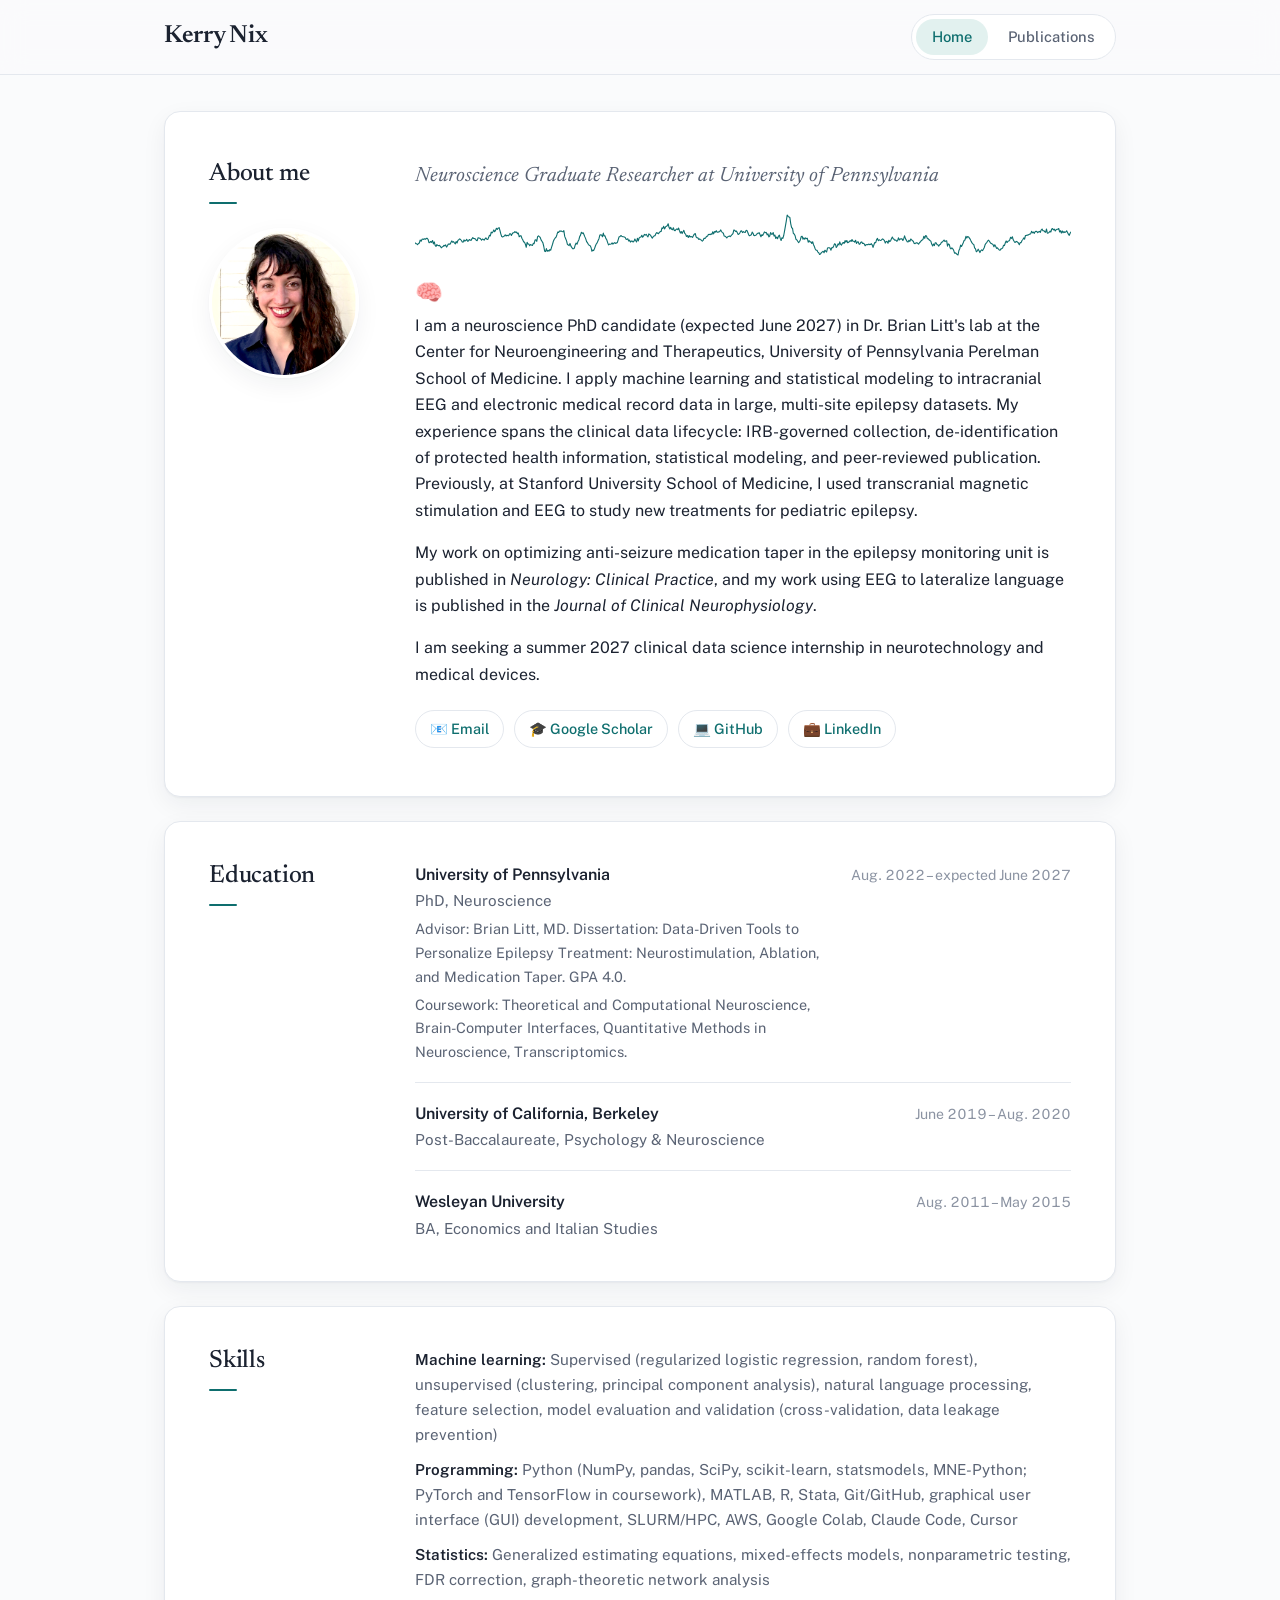
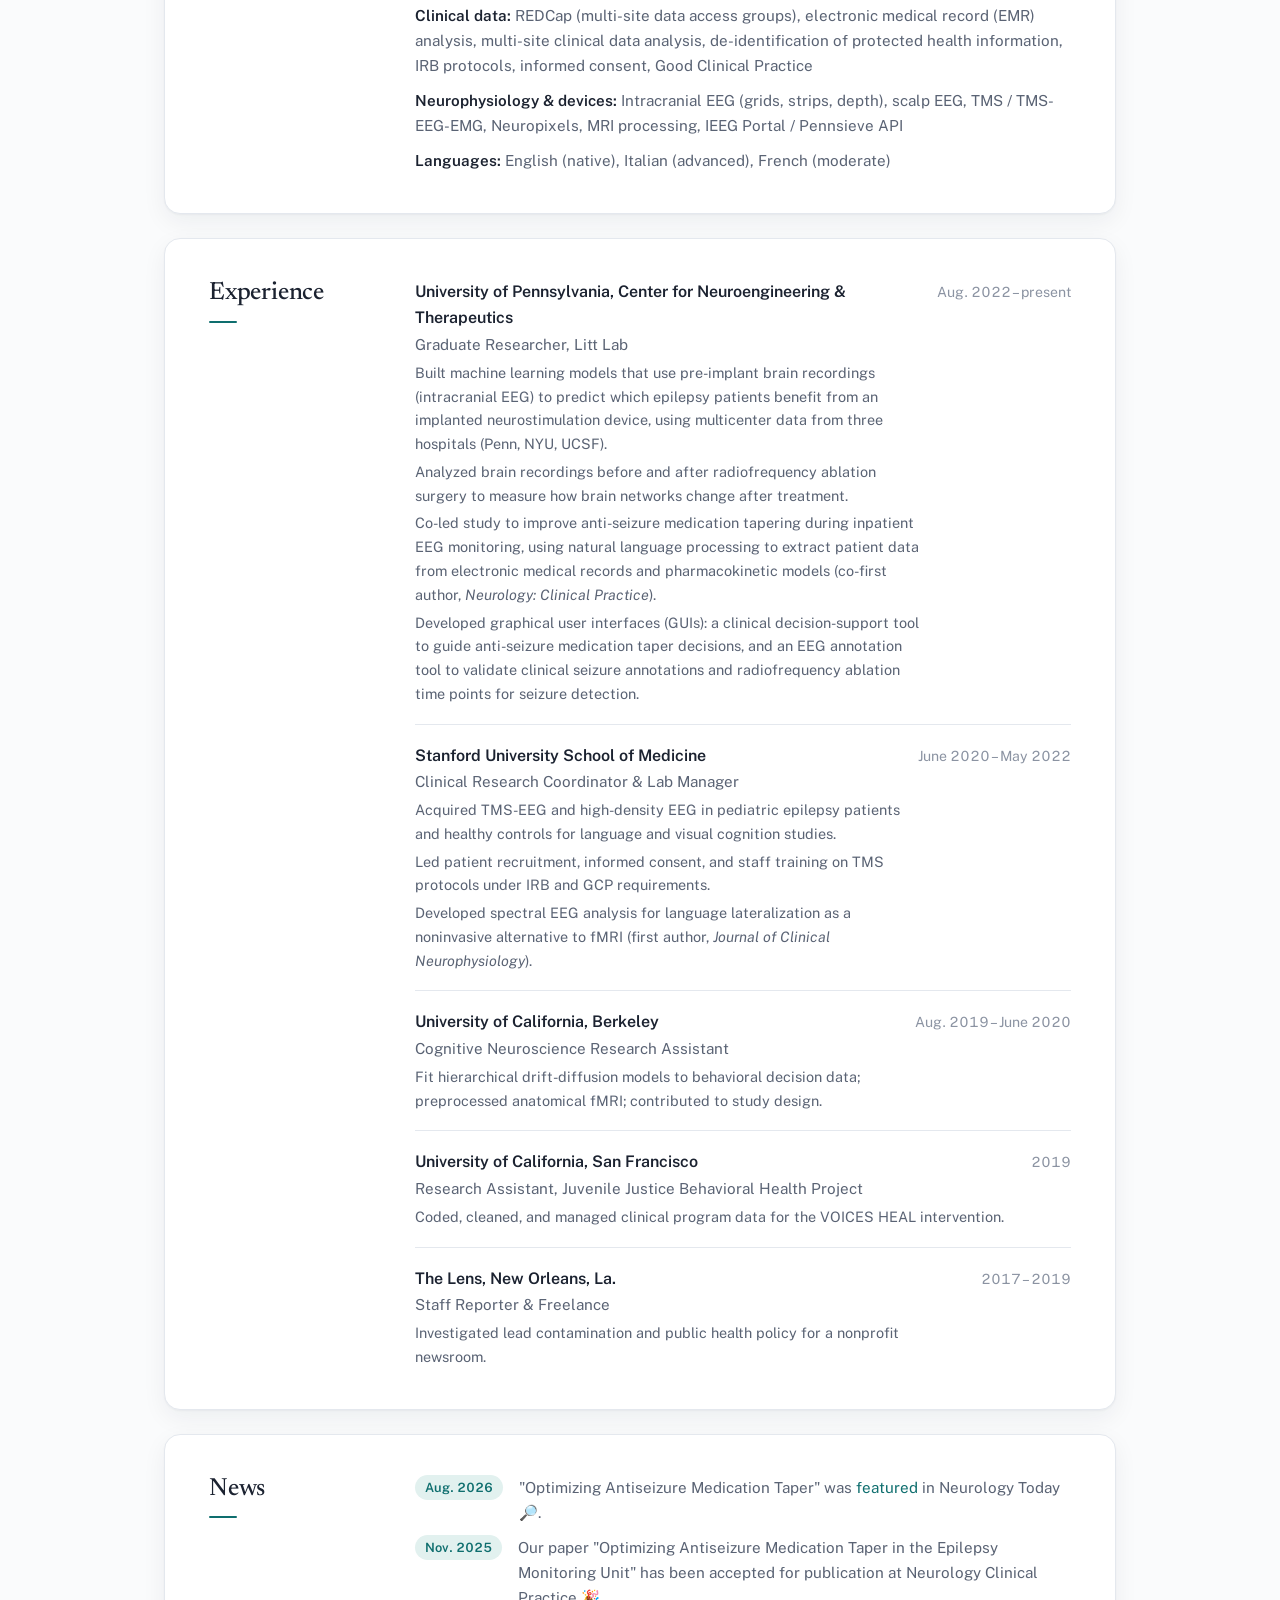
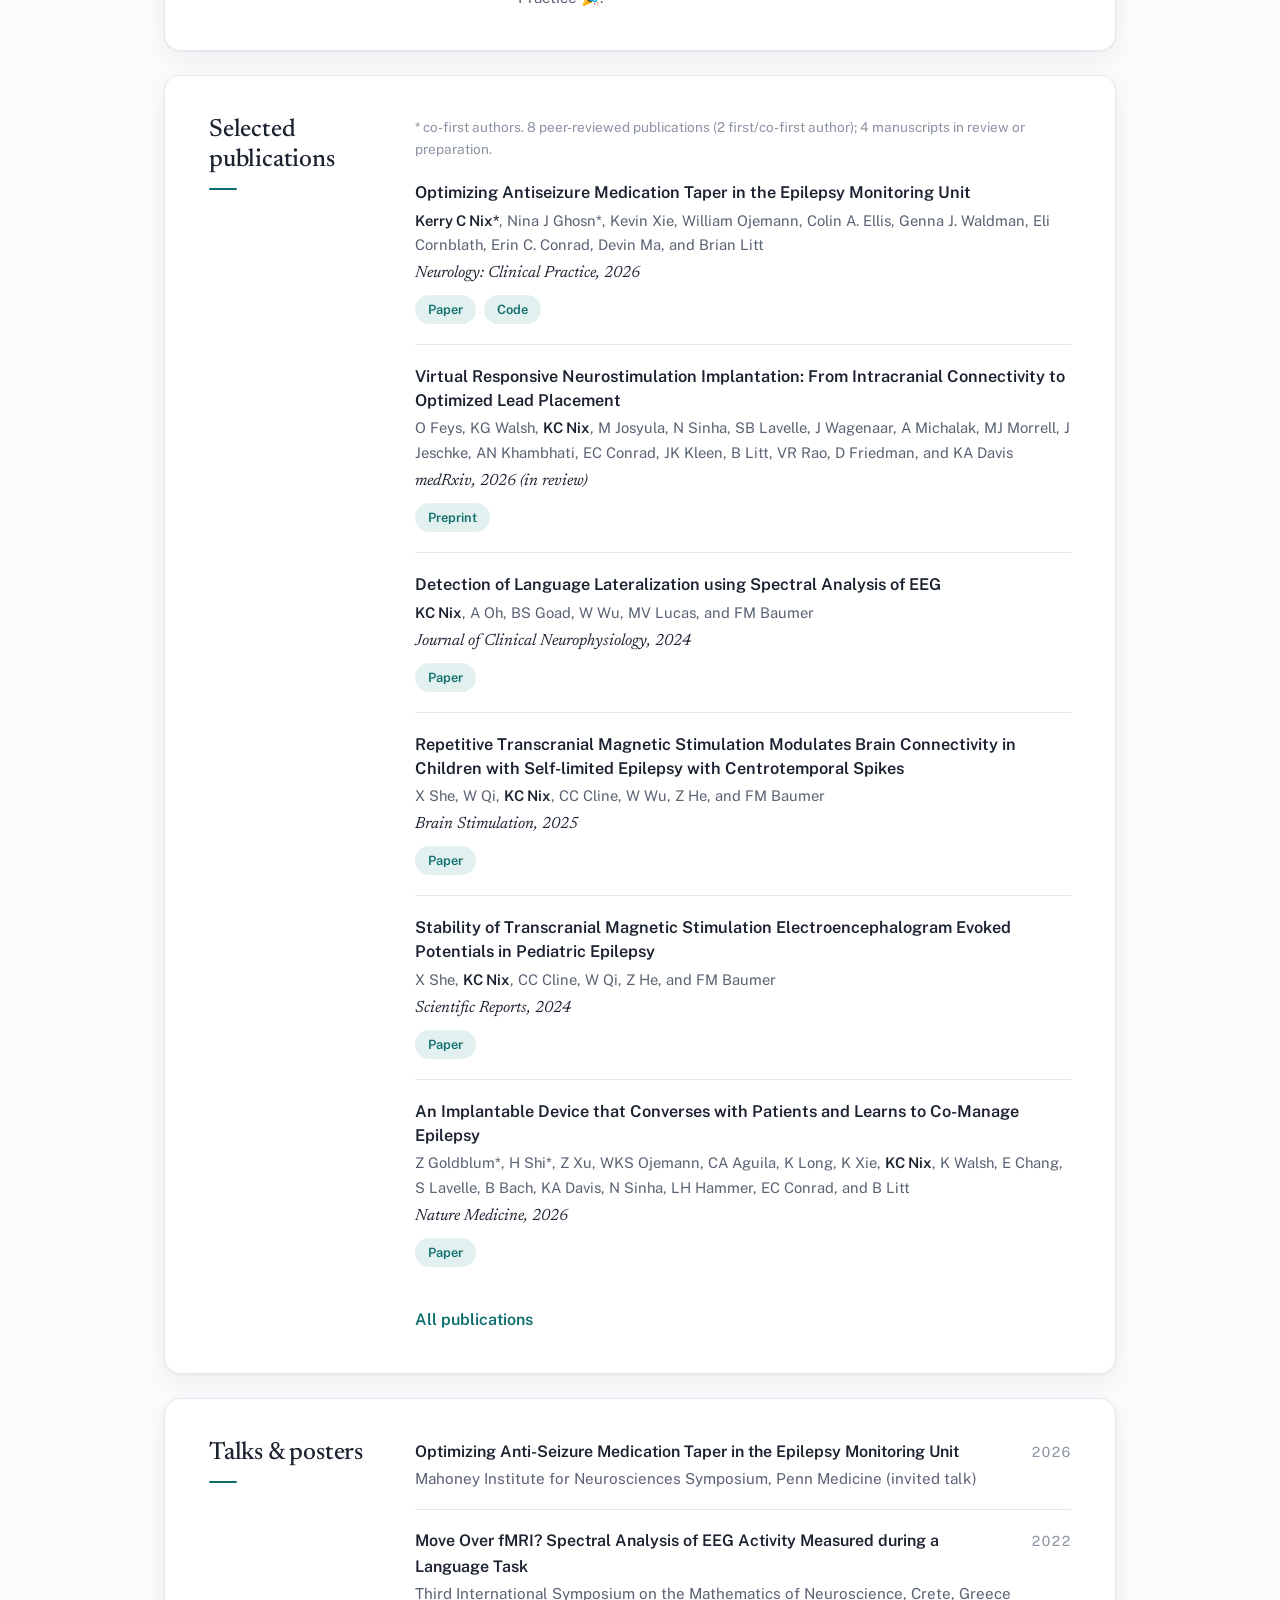
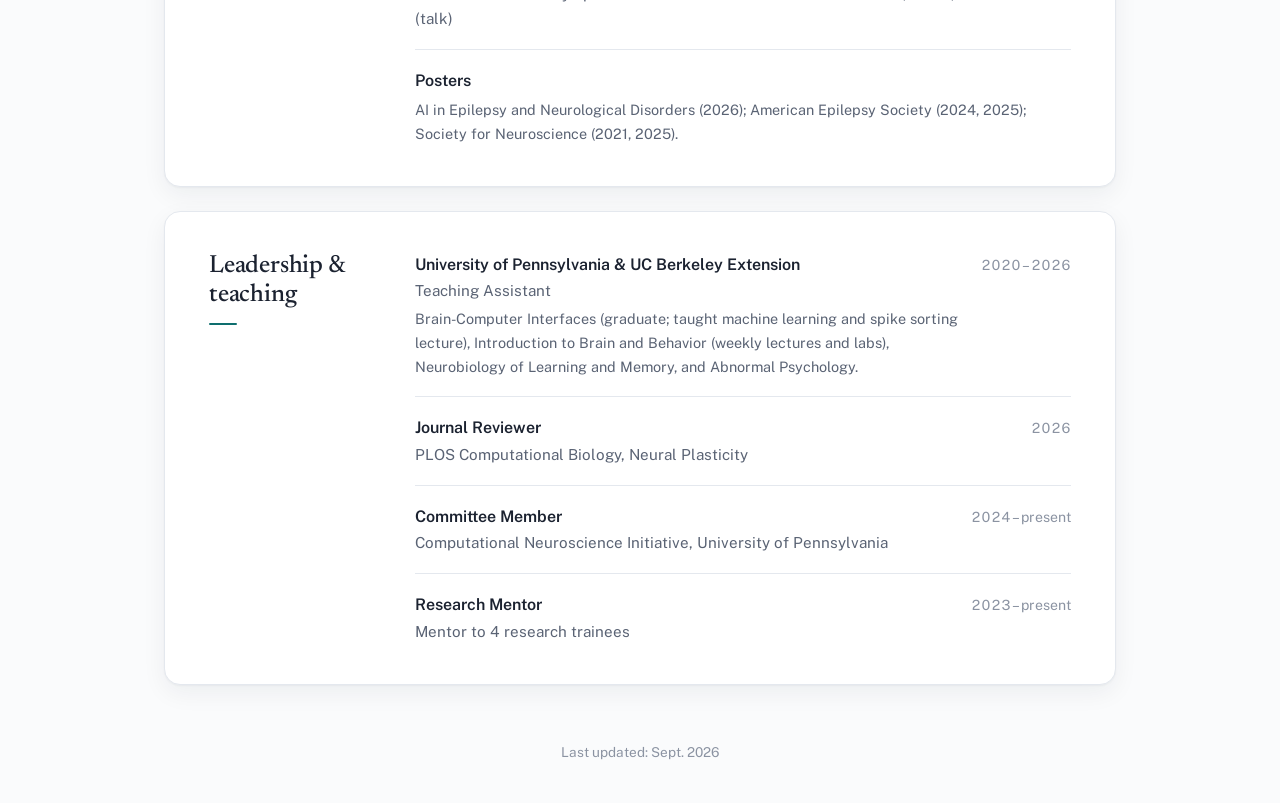
<file: index.html>
<!DOCTYPE html>
<html lang="en">
<head>
    <meta charset="UTF-8">
    <meta name="viewport" content="width=device-width, initial-scale=1.0">
    <title>Kerry Nix</title>
    <link rel="preconnect" href="https://fonts.googleapis.com">
    <link rel="preconnect" href="https://fonts.gstatic.com" crossorigin>
    <link href="https://fonts.googleapis.com/css2?family=Newsreader:ital,opsz,wght@0,6..72,400;0,6..72,500;0,6..72,600;1,6..72,400&family=Public+Sans:wght@400;500;600&display=swap" rel="stylesheet">
    <link rel="stylesheet" href="style.css">
</head>
<body>

    <nav class="topbar">
        <div class="topbar-inner">
            <a class="brand" href="index.html">Kerry Nix</a>
            <div class="tabs">
                <a href="index.html" aria-current="page">Home</a>
                <a href="publications.html">Publications</a>
            </div>
        </div>
    </nav>

    <main>

        <section class="band about" id="about">
            <div class="band-inner">
                <div>
                    <h2>About me</h2>
                    <img class="avatar" src="images/kerry.jpg" alt="Kerry Nix">
                </div>
                <div class="content">
                    <p class="subtitle">Neuroscience Graduate Researcher at University of Pennsylvania</p>
                    <svg class="trace" viewBox="0 0 680 48" preserveAspectRatio="none" aria-hidden="true">
                        <path d="M0.0,31.7 L0.9,32.6 L1.8,32.8 L2.7,33.6 L3.6,32.5 L4.5,32.0 L5.4,29.0 L6.4,30.2 L7.3,28.2 L8.2,28.0 L9.1,28.4 L10.0,27.7 L10.9,28.3 L11.8,27.4 L12.7,27.4 L13.6,28.5 L14.5,31.7 L15.4,31.4 L16.3,30.5 L17.2,31.3 L18.2,29.5 L19.1,32.9 L20.0,30.9 L20.9,34.3 L21.8,35.4 L22.7,33.5 L23.6,34.5 L24.5,34.6 L25.4,34.4 L26.3,35.3 L27.2,36.8 L28.1,36.1 L29.1,35.6 L30.0,34.3 L30.9,34.9 L31.8,33.9 L32.7,36.1 L33.6,34.7 L34.5,33.1 L35.4,33.1 L36.3,33.1 L37.2,31.6 L38.1,29.9 L39.0,31.2 L39.9,30.6 L40.9,31.8 L41.8,32.8 L42.7,30.5 L43.6,32.0 L44.5,29.4 L45.4,28.7 L46.3,27.9 L47.2,28.5 L48.1,29.5 L49.0,31.0 L49.9,31.1 L50.8,28.9 L51.7,30.1 L52.7,29.5 L53.6,28.3 L54.5,30.2 L55.4,29.9 L56.3,28.5 L57.2,29.1 L58.1,29.4 L59.0,27.8 L59.9,26.7 L60.8,27.5 L61.7,27.6 L62.6,27.9 L63.6,29.5 L64.5,29.7 L65.4,26.7 L66.3,27.0 L67.2,27.3 L68.1,28.0 L69.0,29.2 L69.9,28.0 L70.8,28.5 L71.7,29.1 L72.6,27.8 L73.5,26.8 L74.4,28.3 L75.4,28.5 L76.3,26.6 L77.2,24.2 L78.1,24.9 L79.0,21.1 L79.9,21.9 L80.8,20.7 L81.7,18.9 L82.6,20.7 L83.5,19.4 L84.4,17.3 L85.3,18.3 L86.2,17.2 L87.2,16.6 L88.1,19.7 L89.0,23.1 L89.9,25.5 L90.8,25.9 L91.7,25.5 L92.6,25.0 L93.5,23.8 L94.4,25.0 L95.3,24.3 L96.2,24.6 L97.1,24.7 L98.1,22.8 L99.0,22.7 L99.9,24.4 L100.8,22.8 L101.7,21.7 L102.6,21.8 L103.5,20.6 L104.4,21.4 L105.3,21.0 L106.2,22.7 L107.1,22.0 L108.0,25.8 L108.9,24.9 L109.9,24.8 L110.8,27.3 L111.7,28.7 L112.6,30.9 L113.5,31.1 L114.4,33.2 L115.3,36.3 L116.2,31.3 L117.1,33.0 L118.0,33.1 L118.9,34.7 L119.8,33.5 L120.7,34.0 L121.7,34.5 L122.6,32.4 L123.5,32.6 L124.4,29.1 L125.3,28.8 L126.2,30.3 L127.1,25.6 L128.0,24.8 L128.9,25.7 L129.8,26.5 L130.7,28.9 L131.6,30.3 L132.6,31.9 L133.5,35.5 L134.4,40.2 L135.3,40.6 L136.2,37.6 L137.1,40.3 L138.0,39.3 L138.9,40.2 L139.8,38.6 L140.7,39.2 L141.6,36.1 L142.5,33.5 L143.4,30.3 L144.4,28.2 L145.3,27.0 L146.2,26.2 L147.1,23.7 L148.0,21.0 L148.9,21.4 L149.8,20.0 L150.7,20.1 L151.6,20.0 L152.5,20.5 L153.4,20.8 L154.3,19.7 L155.2,25.4 L156.2,27.8 L157.1,29.9 L158.0,33.3 L158.9,34.0 L159.8,34.6 L160.7,32.4 L161.6,35.1 L162.5,36.4 L163.4,37.7 L164.3,37.8 L165.2,37.0 L166.1,33.9 L167.0,32.0 L168.0,33.2 L168.9,30.6 L169.8,29.0 L170.7,25.6 L171.6,24.1 L172.5,21.2 L173.4,22.4 L174.3,21.8 L175.2,23.7 L176.1,25.9 L177.0,27.9 L177.9,30.6 L178.9,31.9 L179.8,33.6 L180.7,34.3 L181.6,34.7 L182.5,36.5 L183.4,40.3 L184.3,39.1 L185.2,39.6 L186.1,37.6 L187.0,35.0 L187.9,33.0 L188.8,31.9 L189.7,29.7 L190.7,27.7 L191.6,24.1 L192.5,23.8 L193.4,24.1 L194.3,25.8 L195.2,22.1 L196.1,25.0 L197.0,24.9 L197.9,27.6 L198.8,28.8 L199.7,31.6 L200.6,33.9 L201.5,33.1 L202.5,33.2 L203.4,33.0 L204.3,31.9 L205.2,33.1 L206.1,32.2 L207.0,31.6 L207.9,32.4 L208.8,31.9 L209.7,31.7 L210.6,28.8 L211.5,25.8 L212.4,25.7 L213.4,24.5 L214.3,25.2 L215.2,25.6 L216.1,25.8 L217.0,26.0 L217.9,26.4 L218.8,28.2 L219.7,28.4 L220.6,27.8 L221.5,30.0 L222.4,29.2 L223.3,31.1 L224.2,30.1 L225.2,30.1 L226.1,31.0 L227.0,30.2 L227.9,28.0 L228.8,29.8 L229.7,31.0 L230.6,27.2 L231.5,29.9 L232.4,26.9 L233.3,26.3 L234.2,26.0 L235.1,24.2 L236.0,26.2 L237.0,24.9 L237.9,23.4 L238.8,24.1 L239.7,23.3 L240.6,24.8 L241.5,25.9 L242.4,22.9 L243.3,23.6 L244.2,24.3 L245.1,25.9 L246.0,27.1 L246.9,25.7 L247.9,24.9 L248.8,24.8 L249.7,22.6 L250.6,21.5 L251.5,22.3 L252.4,22.8 L253.3,21.4 L254.2,20.6 L255.1,20.5 L256.0,16.9 L256.9,17.4 L257.8,15.3 L258.7,17.9 L259.7,15.9 L260.6,15.2 L261.5,14.8 L262.4,12.7 L263.3,16.3 L264.2,17.9 L265.1,16.4 L266.0,18.3 L266.9,18.7 L267.8,16.8 L268.7,19.3 L269.6,19.8 L270.5,18.5 L271.5,17.9 L272.4,18.7 L273.3,17.1 L274.2,19.9 L275.1,22.1 L276.0,20.5 L276.9,22.6 L277.8,20.8 L278.7,19.4 L279.6,22.4 L280.5,23.1 L281.4,25.5 L282.3,24.5 L283.3,26.4 L284.2,24.5 L285.1,25.9 L286.0,25.4 L286.9,25.7 L287.8,26.4 L288.7,24.4 L289.6,23.1 L290.5,22.5 L291.4,25.9 L292.3,26.8 L293.2,26.9 L294.2,28.4 L295.1,27.9 L296.0,28.6 L296.9,29.2 L297.8,30.2 L298.7,29.3 L299.6,27.2 L300.5,27.5 L301.4,26.6 L302.3,25.2 L303.2,25.3 L304.1,23.5 L305.0,23.3 L306.0,23.7 L306.9,22.9 L307.8,23.3 L308.7,20.8 L309.6,22.9 L310.5,20.6 L311.4,21.1 L312.3,19.7 L313.2,21.1 L314.1,21.2 L315.0,20.7 L315.9,20.6 L316.8,18.9 L317.8,20.5 L318.7,21.7 L319.6,22.1 L320.5,25.0 L321.4,25.2 L322.3,25.9 L323.2,27.0 L324.1,25.7 L325.0,25.5 L325.9,25.0 L326.8,25.6 L327.7,24.6 L328.7,23.5 L329.6,22.6 L330.5,19.0 L331.4,19.3 L332.3,20.4 L333.2,20.0 L334.1,21.7 L335.0,23.4 L335.9,22.9 L336.8,21.8 L337.7,20.1 L338.6,19.9 L339.5,21.6 L340.5,20.6 L341.4,21.2 L342.3,21.5 L343.2,19.4 L344.1,19.5 L345.0,21.5 L345.9,23.8 L346.8,24.8 L347.7,24.3 L348.6,23.8 L349.5,21.1 L350.4,22.3 L351.3,24.5 L352.3,24.6 L353.2,24.3 L354.1,23.4 L355.0,22.3 L355.9,22.3 L356.8,21.7 L357.7,23.7 L358.6,25.7 L359.5,23.8 L360.4,24.5 L361.3,22.8 L362.2,20.9 L363.2,21.7 L364.1,21.4 L365.0,23.9 L365.9,22.9 L366.8,25.9 L367.7,25.0 L368.6,21.6 L369.5,23.1 L370.4,23.3 L371.3,21.6 L372.2,25.0 L373.1,24.2 L374.0,27.5 L375.0,26.0 L375.9,27.7 L376.8,25.1 L377.7,24.2 L378.6,27.4 L379.5,29.5 L380.4,26.7 L381.3,27.4 L382.2,24.5 L383.1,19.9 L384.0,14.8 L384.9,9.8 L385.8,4.0 L386.8,5.3 L387.7,6.1 L388.6,6.6 L389.5,12.8 L390.4,16.7 L391.3,17.2 L392.2,22.5 L393.1,23.0 L394.0,24.7 L394.9,28.3 L395.8,28.9 L396.7,30.2 L397.7,31.6 L398.6,30.5 L399.5,28.7 L400.4,25.5 L401.3,25.2 L402.2,28.3 L403.1,26.9 L404.0,28.2 L404.9,26.9 L405.8,27.7 L406.7,27.3 L407.6,31.2 L408.5,29.7 L409.5,31.0 L410.4,30.9 L411.3,32.4 L412.2,30.7 L413.1,33.7 L414.0,35.6 L414.9,38.0 L415.8,39.2 L416.7,39.3 L417.6,41.1 L418.5,41.7 L419.4,43.4 L420.3,42.9 L421.3,41.6 L422.2,40.9 L423.1,40.3 L424.0,41.7 L424.9,39.2 L425.8,40.1 L426.7,41.0 L427.6,37.1 L428.5,36.8 L429.4,36.7 L430.3,37.3 L431.2,39.2 L432.1,36.6 L433.1,36.7 L434.0,34.9 L434.9,32.8 L435.8,33.2 L436.7,36.5 L437.6,35.3 L438.5,32.9 L439.4,34.0 L440.3,30.8 L441.2,33.4 L442.1,34.1 L443.0,32.2 L444.0,31.5 L444.9,32.4 L445.8,29.6 L446.7,31.1 L447.6,29.5 L448.5,31.8 L449.4,31.3 L450.3,30.5 L451.2,29.6 L452.1,30.4 L453.0,28.5 L453.9,30.3 L454.8,30.2 L455.8,31.1 L456.7,29.2 L457.6,32.4 L458.5,31.1 L459.4,30.7 L460.3,33.1 L461.2,33.1 L462.1,31.2 L463.0,30.9 L463.9,32.4 L464.8,32.3 L465.7,32.9 L466.6,34.8 L467.6,33.7 L468.5,33.6 L469.4,33.8 L470.3,33.1 L471.2,33.6 L472.1,33.5 L473.0,32.7 L473.9,33.9 L474.8,36.4 L475.7,33.8 L476.6,31.5 L477.5,31.8 L478.5,28.6 L479.4,27.4 L480.3,29.7 L481.2,28.8 L482.1,29.2 L483.0,29.5 L483.9,28.5 L484.8,27.9 L485.7,28.7 L486.6,29.6 L487.5,32.1 L488.4,30.5 L489.3,30.4 L490.3,32.3 L491.2,29.2 L492.1,30.6 L493.0,29.8 L493.9,27.8 L494.8,26.1 L495.7,27.7 L496.6,28.3 L497.5,29.3 L498.4,29.0 L499.3,30.2 L500.2,29.8 L501.1,26.8 L502.1,28.9 L503.0,28.0 L503.9,27.7 L504.8,27.9 L505.7,29.4 L506.6,27.7 L507.5,24.8 L508.4,27.6 L509.3,29.1 L510.2,30.7 L511.1,30.9 L512.0,29.3 L513.0,30.4 L513.9,28.0 L514.8,28.8 L515.7,29.6 L516.6,30.5 L517.5,32.5 L518.4,32.6 L519.3,31.9 L520.2,31.8 L521.1,32.3 L522.0,33.2 L522.9,31.7 L523.8,31.0 L524.8,29.7 L525.7,29.0 L526.6,28.4 L527.5,25.2 L528.4,27.4 L529.3,24.6 L530.2,25.0 L531.1,27.7 L532.0,27.7 L532.9,28.8 L533.8,29.5 L534.7,30.1 L535.6,33.1 L536.6,34.9 L537.5,33.0 L538.4,34.6 L539.3,31.7 L540.2,31.9 L541.1,33.6 L542.0,33.8 L542.9,35.1 L543.8,33.8 L544.7,33.2 L545.6,31.6 L546.5,31.1 L547.4,30.2 L548.4,29.0 L549.3,30.5 L550.2,30.0 L551.1,29.7 L552.0,35.1 L552.9,32.9 L553.8,33.4 L554.7,36.8 L555.6,37.9 L556.5,36.9 L557.4,37.7 L558.3,39.1 L559.3,42.1 L560.2,41.9 L561.1,42.5 L562.0,43.6 L562.9,44.0 L563.8,39.5 L564.7,37.7 L565.6,34.1 L566.5,35.5 L567.4,33.7 L568.3,31.7 L569.2,29.5 L570.1,29.0 L571.1,25.3 L572.0,27.1 L572.9,25.5 L573.8,25.9 L574.7,27.1 L575.6,28.4 L576.5,30.4 L577.4,31.9 L578.3,33.0 L579.2,33.4 L580.1,36.8 L581.0,37.9 L581.9,40.8 L582.9,39.8 L583.8,38.2 L584.7,39.8 L585.6,41.6 L586.5,39.6 L587.4,38.9 L588.3,39.6 L589.2,38.3 L590.1,36.5 L591.0,33.6 L591.9,32.3 L592.8,31.3 L593.8,29.8 L594.7,29.2 L595.6,30.5 L596.5,31.9 L597.4,32.4 L598.3,33.1 L599.2,33.6 L600.1,35.8 L601.0,33.8 L601.9,35.3 L602.8,37.4 L603.7,36.8 L604.6,37.9 L605.6,38.9 L606.5,39.3 L607.4,37.9 L608.3,37.7 L609.2,36.8 L610.1,34.2 L611.0,34.6 L611.9,31.8 L612.8,29.9 L613.7,31.6 L614.6,30.2 L615.5,30.0 L616.4,29.1 L617.4,26.3 L618.3,27.4 L619.2,25.7 L620.1,28.8 L621.0,30.2 L621.9,31.5 L622.8,30.8 L623.7,30.4 L624.6,31.1 L625.5,32.0 L626.4,33.7 L627.3,31.6 L628.3,31.6 L629.2,29.5 L630.1,28.5 L631.0,26.9 L631.9,28.1 L632.8,24.5 L633.7,24.5 L634.6,24.1 L635.5,24.1 L636.4,23.6 L637.3,23.0 L638.2,22.9 L639.1,20.3 L640.1,21.8 L641.0,21.0 L641.9,22.4 L642.8,20.7 L643.7,20.3 L644.6,20.6 L645.5,21.7 L646.4,20.8 L647.3,20.4 L648.2,21.3 L649.1,19.0 L650.0,18.0 L650.9,19.7 L651.9,19.7 L652.8,20.8 L653.7,21.3 L654.6,18.0 L655.5,22.2 L656.4,22.0 L657.3,21.4 L658.2,20.2 L659.1,21.0 L660.0,18.0 L660.9,17.6 L661.8,18.9 L662.8,18.2 L663.7,19.9 L664.6,18.7 L665.5,18.3 L666.4,18.2 L667.3,17.5 L668.2,20.9 L669.1,19.7 L670.0,22.1 L670.9,19.9 L671.8,21.8 L672.7,20.6 L673.6,21.5 L674.6,20.9 L675.5,19.8 L676.4,21.4 L677.3,23.2 L678.2,24.3 L679.1,22.2 L680.0,20.7" pathLength="1"/>
                    </svg>
                    <div class="tldr-heading" aria-hidden="true">🧠</div>
                    <p>I am a neuroscience PhD candidate (expected June 2027) in Dr. Brian Litt's lab at the Center for Neuroengineering and Therapeutics, University of Pennsylvania Perelman School of Medicine. I apply machine learning and statistical modeling to intracranial EEG and electronic medical record data in large, multi-site epilepsy datasets. My experience spans the clinical data lifecycle: IRB-governed collection, de-identification of protected health information, statistical modeling, and peer-reviewed publication. Previously, at Stanford University School of Medicine, I used transcranial magnetic stimulation and EEG to study new treatments for pediatric epilepsy.</p>
                    <p>My work on optimizing anti-seizure medication taper in the epilepsy monitoring unit is published in <em>Neurology: Clinical Practice</em>, and my work using EEG to lateralize language is published in the <em>Journal of Clinical Neurophysiology</em>.</p>
                    <p>I am seeking a summer 2027 clinical data science internship in neurotechnology and medical devices.</p>
                    <div class="links">
                        <a href="mailto:kerry.nix@pennmedicine.upenn.edu">📧 Email</a>
                        <a href="https://scholar.google.com/citations?user=QJZLhtIAAAAJ&hl=en" target="_blank" rel="noopener">🎓 Google Scholar</a>
                        <a href="https://github.com/kerry-nix" target="_blank" rel="noopener">💻 GitHub</a>
                        <a href="https://www.linkedin.com/in/kerry-nix/" target="_blank" rel="noopener">💼 LinkedIn</a>
                    </div>
                </div>
            </div>
        </section>

        <section class="band" id="education">
            <div class="band-inner">
                <h2>Education</h2>
                <div class="content">
                    <div class="row">
                        <div class="row-main">
                            <div class="org">University of Pennsylvania</div>
                            <div class="role">PhD, Neuroscience</div>
                            <div class="detail">Advisor: Brian Litt, MD. Dissertation: Data-Driven Tools to Personalize Epilepsy Treatment: Neurostimulation, Ablation, and Medication Taper. GPA 4.0.</div>
                            <div class="detail">Coursework: Theoretical and Computational Neuroscience, Brain-Computer Interfaces, Quantitative Methods in Neuroscience, Transcriptomics.</div>
                        </div>
                        <div class="row-date">Aug. 2022 – expected June 2027</div>
                    </div>
                    <div class="row">
                        <div class="row-main">
                            <div class="org">University of California, Berkeley</div>
                            <div class="role">Post-Baccalaureate, Psychology &amp; Neuroscience</div>
                        </div>
                        <div class="row-date">June 2019 – Aug. 2020</div>
                    </div>
                    <div class="row">
                        <div class="row-main">
                            <div class="org">Wesleyan University</div>
                            <div class="role">BA, Economics and Italian Studies</div>
                        </div>
                        <div class="row-date">Aug. 2011 – May 2015</div>
                    </div>
                </div>
            </div>
        </section>

        <section class="band" id="skills">
            <div class="band-inner">
                <h2>Skills</h2>
                <div class="content">
                    <div class="skill"><span class="skill-label">Machine learning: </span><span class="skill-list">Supervised (regularized logistic regression, random forest), unsupervised (clustering, principal component analysis), natural language processing, feature selection, model evaluation and validation (cross-validation, data leakage prevention)</span></div>
                    <div class="skill"><span class="skill-label">Programming: </span><span class="skill-list">Python (NumPy, pandas, SciPy, scikit-learn, statsmodels, MNE-Python; PyTorch and TensorFlow in coursework), MATLAB, R, Stata, Git/GitHub, graphical user interface (GUI) development, SLURM/HPC, AWS, Google Colab, Claude Code, Cursor</span></div>
                    <div class="skill"><span class="skill-label">Statistics: </span><span class="skill-list">Generalized estimating equations, mixed-effects models, nonparametric testing, FDR correction, graph-theoretic network analysis</span></div>
                    <div class="skill"><span class="skill-label">Clinical data: </span><span class="skill-list">REDCap (multi-site data access groups), electronic medical record (EMR) analysis, multi-site clinical data analysis, de-identification of protected health information, IRB protocols, informed consent, Good Clinical Practice</span></div>
                    <div class="skill"><span class="skill-label">Neurophysiology &amp; devices: </span><span class="skill-list">Intracranial EEG (grids, strips, depth), scalp EEG, TMS / TMS-EEG-EMG, Neuropixels, MRI processing, IEEG Portal / Pennsieve API</span></div>
                    <div class="skill"><span class="skill-label">Languages: </span><span class="skill-list">English (native), Italian (advanced), French (moderate)</span></div>
                </div>
            </div>
        </section>

        <section class="band" id="experience">
            <div class="band-inner">
                <h2>Experience</h2>
                <div class="content">
                    <div class="row">
                        <div class="row-main">
                            <div class="org">University of Pennsylvania, Center for Neuroengineering &amp; Therapeutics</div>
                            <div class="role">Graduate Researcher, Litt Lab</div>
                            <div class="detail">Built machine learning models that use pre-implant brain recordings (intracranial EEG) to predict which epilepsy patients benefit from an implanted neurostimulation device, using multicenter data from three hospitals (Penn, NYU, UCSF).</div>
                            <div class="detail">Analyzed brain recordings before and after radiofrequency ablation surgery to measure how brain networks change after treatment.</div>
                            <div class="detail">Co-led study to improve anti-seizure medication tapering during inpatient EEG monitoring, using natural language processing to extract patient data from electronic medical records and pharmacokinetic models (co-first author, <em>Neurology: Clinical Practice</em>).</div>
                            <div class="detail">Developed graphical user interfaces (GUIs): a clinical decision-support tool to guide anti-seizure medication taper decisions, and an EEG annotation tool to validate clinical seizure annotations and radiofrequency ablation time points for seizure detection.</div>
                        </div>
                        <div class="row-date">Aug. 2022 – present</div>
                    </div>
                    <div class="row">
                        <div class="row-main">
                            <div class="org">Stanford University School of Medicine</div>
                            <div class="role">Clinical Research Coordinator &amp; Lab Manager</div>
                            <div class="detail">Acquired TMS-EEG and high-density EEG in pediatric epilepsy patients and healthy controls for language and visual cognition studies.</div>
                            <div class="detail">Led patient recruitment, informed consent, and staff training on TMS protocols under IRB and GCP requirements.</div>
                            <div class="detail">Developed spectral EEG analysis for language lateralization as a noninvasive alternative to fMRI (first author, <em>Journal of Clinical Neurophysiology</em>).</div>
                        </div>
                        <div class="row-date">June 2020 – May 2022</div>
                    </div>
                    <div class="row">
                        <div class="row-main">
                            <div class="org">University of California, Berkeley</div>
                            <div class="role">Cognitive Neuroscience Research Assistant</div>
                            <div class="detail">Fit hierarchical drift-diffusion models to behavioral decision data; preprocessed anatomical fMRI; contributed to study design.</div>
                        </div>
                        <div class="row-date">Aug. 2019 – June 2020</div>
                    </div>
                    <div class="row">
                        <div class="row-main">
                            <div class="org">University of California, San Francisco</div>
                            <div class="role">Research Assistant, Juvenile Justice Behavioral Health Project</div>
                            <div class="detail">Coded, cleaned, and managed clinical program data for the VOICES HEAL intervention.</div>
                        </div>
                        <div class="row-date">2019</div>
                    </div>
                    <div class="row">
                        <div class="row-main">
                            <div class="org">The Lens, New Orleans, La.</div>
                            <div class="role">Staff Reporter &amp; Freelance</div>
                            <div class="detail">Investigated lead contamination and public health policy for a nonprofit newsroom.</div>
                        </div>
                        <div class="row-date">2017 – 2019</div>
                    </div>
                </div>
            </div>
        </section>

        <section class="band" id="news">
            <div class="band-inner">
                <h2>News</h2>
                
                <div class="content">
                    <div class="news-item">
                        <div class="news-date">Aug. 2026</div>
                        <div class="news-text">"Optimizing Antiseizure Medication Taper" was <a href="https://www.ovid.com/jnls/neurotodayonline/fulltext/10.1097/01.wnt.0001249300.81834.07~rapid-withdrawal-of-antiseizure-drugs-in-epilepsy-monitoring#image-gallery">featured</a> in Neurology Today 🔎.</div>
                    </div>
                    <div class="news-item">
                        <div class="news-date">Nov. 2025</div>
                        <div class="news-text">Our paper "Optimizing Antiseizure Medication Taper in the Epilepsy Monitoring Unit" has been accepted for publication at Neurology Clinical Practice 🎉.</div>
                    </div>
                </div>
            </div>
        </section>

        <section class="band" id="selected-publications">
            <div class="band-inner">
                <h2>Selected publications</h2>
                <div class="content">
                    <p class="note">* co-first authors. 8 peer-reviewed publications (2 first/co-first author); 4 manuscripts in review or preparation.</p>

                    <div class="pub">
                        <div class="pub-title">Optimizing Antiseizure Medication Taper in the Epilepsy Monitoring Unit</div>
                        <div class="pub-authors"><strong>Kerry C Nix*</strong>, Nina J Ghosn*, Kevin Xie, William Ojemann, Colin A. Ellis, Genna J. Waldman, Eli Cornblath, Erin C. Conrad, Devin Ma, and Brian Litt</div>
                        <div class="pub-venue">Neurology: Clinical Practice, 2026</div>
                        <div class="pub-links">
                            <a href="https://www.neurology.org/doi/10.1212/CPJ.0000000000200606" target="_blank" rel="noopener">Paper</a>
                            <a href="https://github.com/kerry-nix/EMU_ASM_Taper" target="_blank" rel="noopener">Code</a>
                        </div>
                    </div>

                    <div class="pub">
                        <div class="pub-title">Virtual Responsive Neurostimulation Implantation: From Intracranial Connectivity to Optimized Lead Placement</div>
                        <div class="pub-authors">O Feys, KG Walsh, <strong>KC Nix</strong>, M Josyula, N Sinha, SB Lavelle, J Wagenaar, A Michalak, MJ Morrell, J Jeschke, AN Khambhati, EC Conrad, JK Kleen, B Litt, VR Rao, D Friedman, and KA Davis</div>
                        <div class="pub-venue">medRxiv, 2026 (in review)</div>
                        <div class="pub-links">
                            <a href="https://doi.org/10.64898/2026.06.17.26355892" target="_blank" rel="noopener">Preprint</a>
                        </div>
                    </div>

                    <div class="pub">
                        <div class="pub-title">Detection of Language Lateralization using Spectral Analysis of EEG</div>
                        <div class="pub-authors"><strong>KC Nix</strong>, A Oh, BS Goad, W Wu, MV Lucas, and FM Baumer</div>
                        <div class="pub-venue">Journal of Clinical Neurophysiology, 2024</div>
                        <div class="pub-links">
                            <a href="https://doi.org/10.1097/WNP.0000000000000988" target="_blank" rel="noopener">Paper</a>
                        </div>
                    </div>

                    <div class="pub">
                        <div class="pub-title">Repetitive Transcranial Magnetic Stimulation Modulates Brain Connectivity in Children with Self-limited Epilepsy with Centrotemporal Spikes</div>
                        <div class="pub-authors">X She, W Qi, <strong>KC Nix</strong>, CC Cline, W Wu, Z He, and FM Baumer</div>
                        <div class="pub-venue">Brain Stimulation, 2025</div>
                        <div class="pub-links">
                            <a href="https://doi.org/10.1016/j.brs.2025.02.018" target="_blank" rel="noopener">Paper</a>
                        </div>
                    </div>

                    <div class="pub">
                        <div class="pub-title">Stability of Transcranial Magnetic Stimulation Electroencephalogram Evoked Potentials in Pediatric Epilepsy</div>
                        <div class="pub-authors">X She, <strong>KC Nix</strong>, CC Cline, W Qi, Z He, and FM Baumer</div>
                        <div class="pub-venue">Scientific Reports, 2024</div>
                        <div class="pub-links">
                            <a href="https://doi.org/10.1038/s41598-024-59468-8" target="_blank" rel="noopener">Paper</a>
                        </div>
                    </div>

                    <div class="pub">
                        <div class="pub-title">An Implantable Device that Converses with Patients and Learns to Co-Manage Epilepsy</div>
                        <div class="pub-authors">Z Goldblum*, H Shi*, Z Xu, WKS Ojemann, CA Aguila, K Long, K Xie, <strong>KC Nix</strong>, K Walsh, E Chang, S Lavelle, B Bach, KA Davis, N Sinha, LH Hammer, EC Conrad, and B Litt</div>
                        <div class="pub-venue">Nature Medicine, 2026</div>
                        <div class="pub-links">
                            <a href="https://pubmed.ncbi.nlm.nih.gov/41646755/" target="_blank" rel="noopener">Paper</a>
                        </div>
                    </div>

                    <p class="more"><a href="publications.html">All publications</a></p>
                </div>
            </div>
        </section>

        <section class="band" id="talks">
            <div class="band-inner">
                <h2>Talks &amp; posters</h2>
                <div class="content">
                    <div class="row">
                        <div class="row-main">
                            <div class="org">Optimizing Anti-Seizure Medication Taper in the Epilepsy Monitoring Unit</div>
                            <div class="role">Mahoney Institute for Neurosciences Symposium, Penn Medicine (invited talk)</div>
                        </div>
                        <div class="row-date">2026</div>
                    </div>
                    <div class="row">
                        <div class="row-main">
                            <div class="org">Move Over fMRI? Spectral Analysis of EEG Activity Measured during a Language Task</div>
                            <div class="role">Third International Symposium on the Mathematics of Neuroscience, Crete, Greece (talk)</div>
                        </div>
                        <div class="row-date">2022</div>
                    </div>
                    <div class="row">
                        <div class="row-main">
                            <div class="org">Posters</div>
                            <div class="detail">AI in Epilepsy and Neurological Disorders (2026); American Epilepsy Society (2024, 2025); Society for Neuroscience (2021, 2025).</div>
                        </div>
                    </div>
                </div>
            </div>
        </section>

        <section class="band" id="leadership-teaching">
            <div class="band-inner">
                <h2>Leadership &amp; teaching</h2>
                <div class="content">
                    <div class="row">
                        <div class="row-main">
                            <div class="org">University of Pennsylvania &amp; UC Berkeley Extension</div>
                            <div class="role">Teaching Assistant</div>
                            <div class="detail">Brain-Computer Interfaces (graduate; taught machine learning and spike sorting lecture), Introduction to Brain and Behavior (weekly lectures and labs), Neurobiology of Learning and Memory, and Abnormal Psychology.</div>
                        </div>
                        <div class="row-date">2020 – 2026</div>
                    </div>
                    <div class="row">
                        <div class="row-main">
                            <div class="org">Journal Reviewer</div>
                            <div class="role">PLOS Computational Biology, Neural Plasticity</div>
                        </div>
                        <div class="row-date">2026</div>
                    </div>
                    <div class="row">
                        <div class="row-main">
                            <div class="org">Committee Member</div>
                            <div class="role">Computational Neuroscience Initiative, University of Pennsylvania</div>
                        </div>
                        <div class="row-date">2024 – present</div>
                    </div>
                    <div class="row">
                        <div class="row-main">
                            <div class="org">Research Mentor</div>
                            <div class="role">Mentor to 4 research trainees</div>
                        </div>
                        <div class="row-date">2023 – present</div>
                    </div>
                </div>
            </div>
        </section>

    </main>

    <footer>Last updated: Sept. 2026</footer>

</body>
</html>
</file>
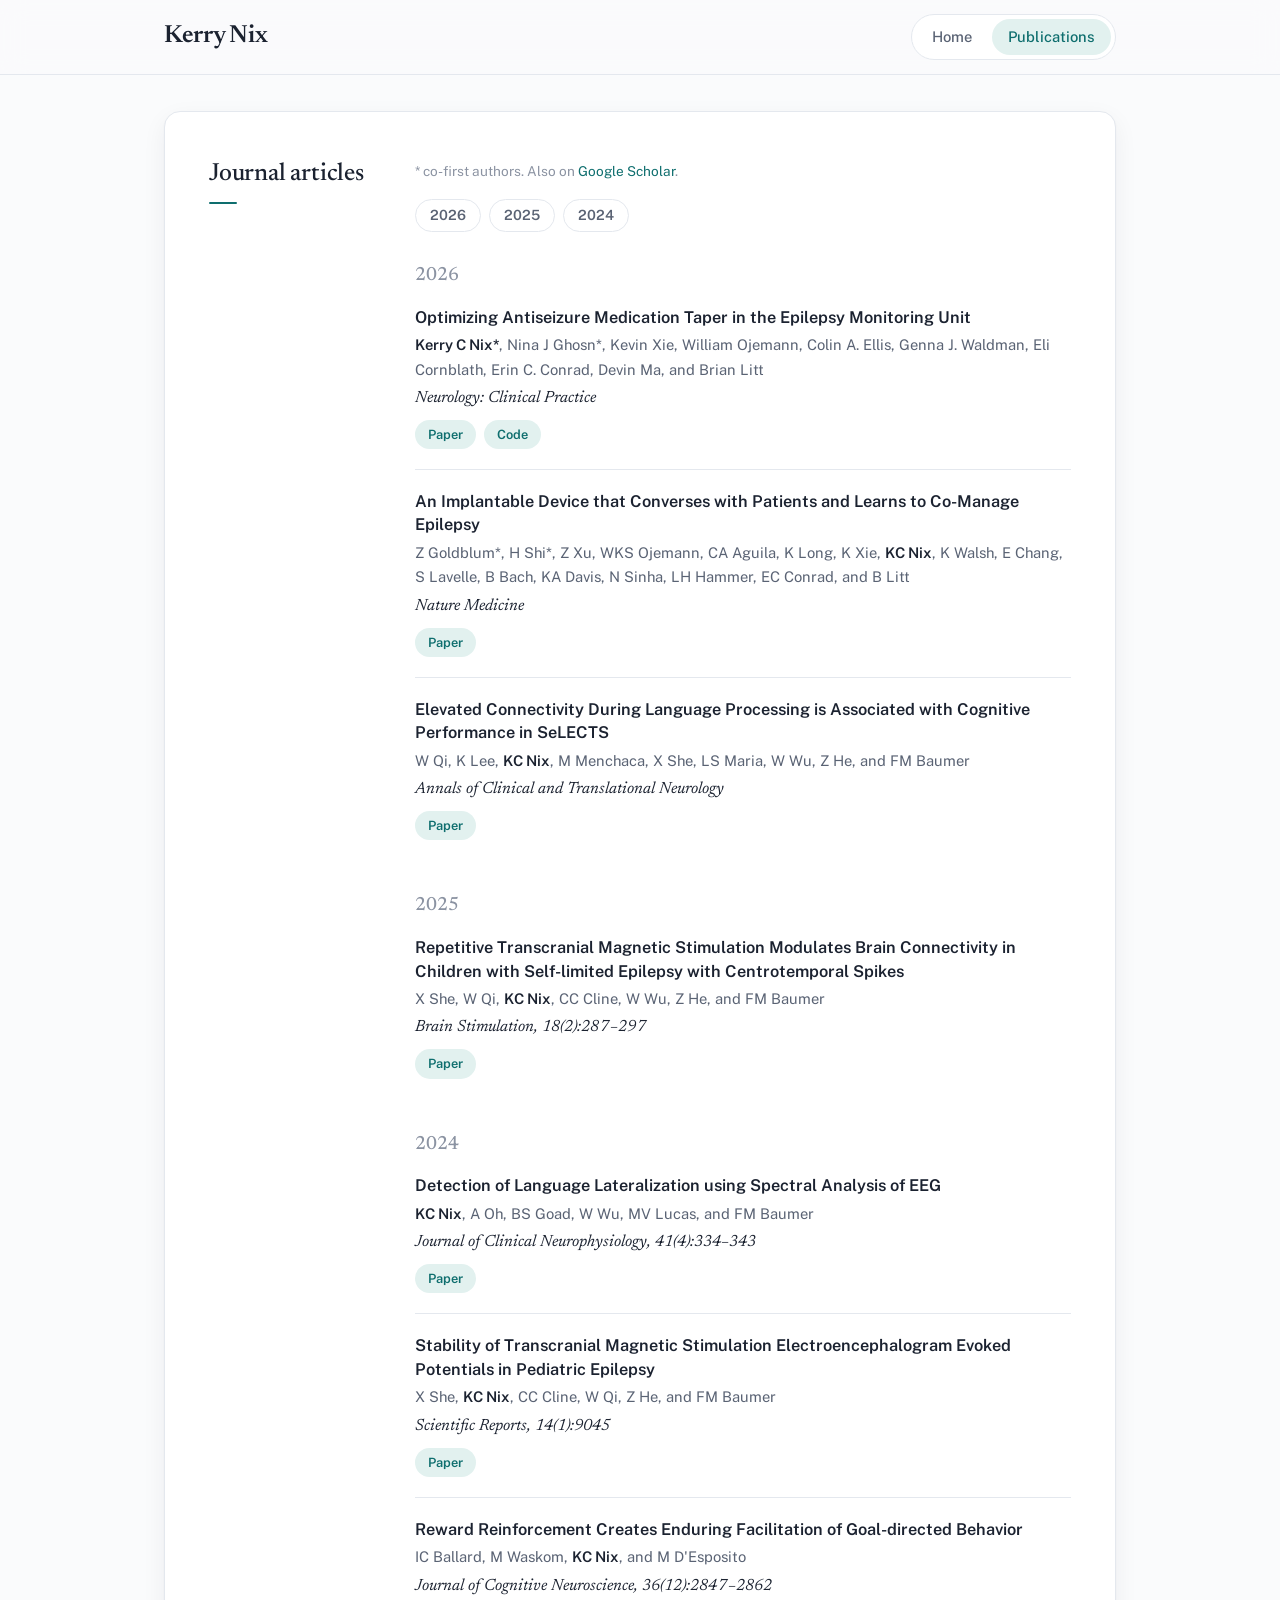
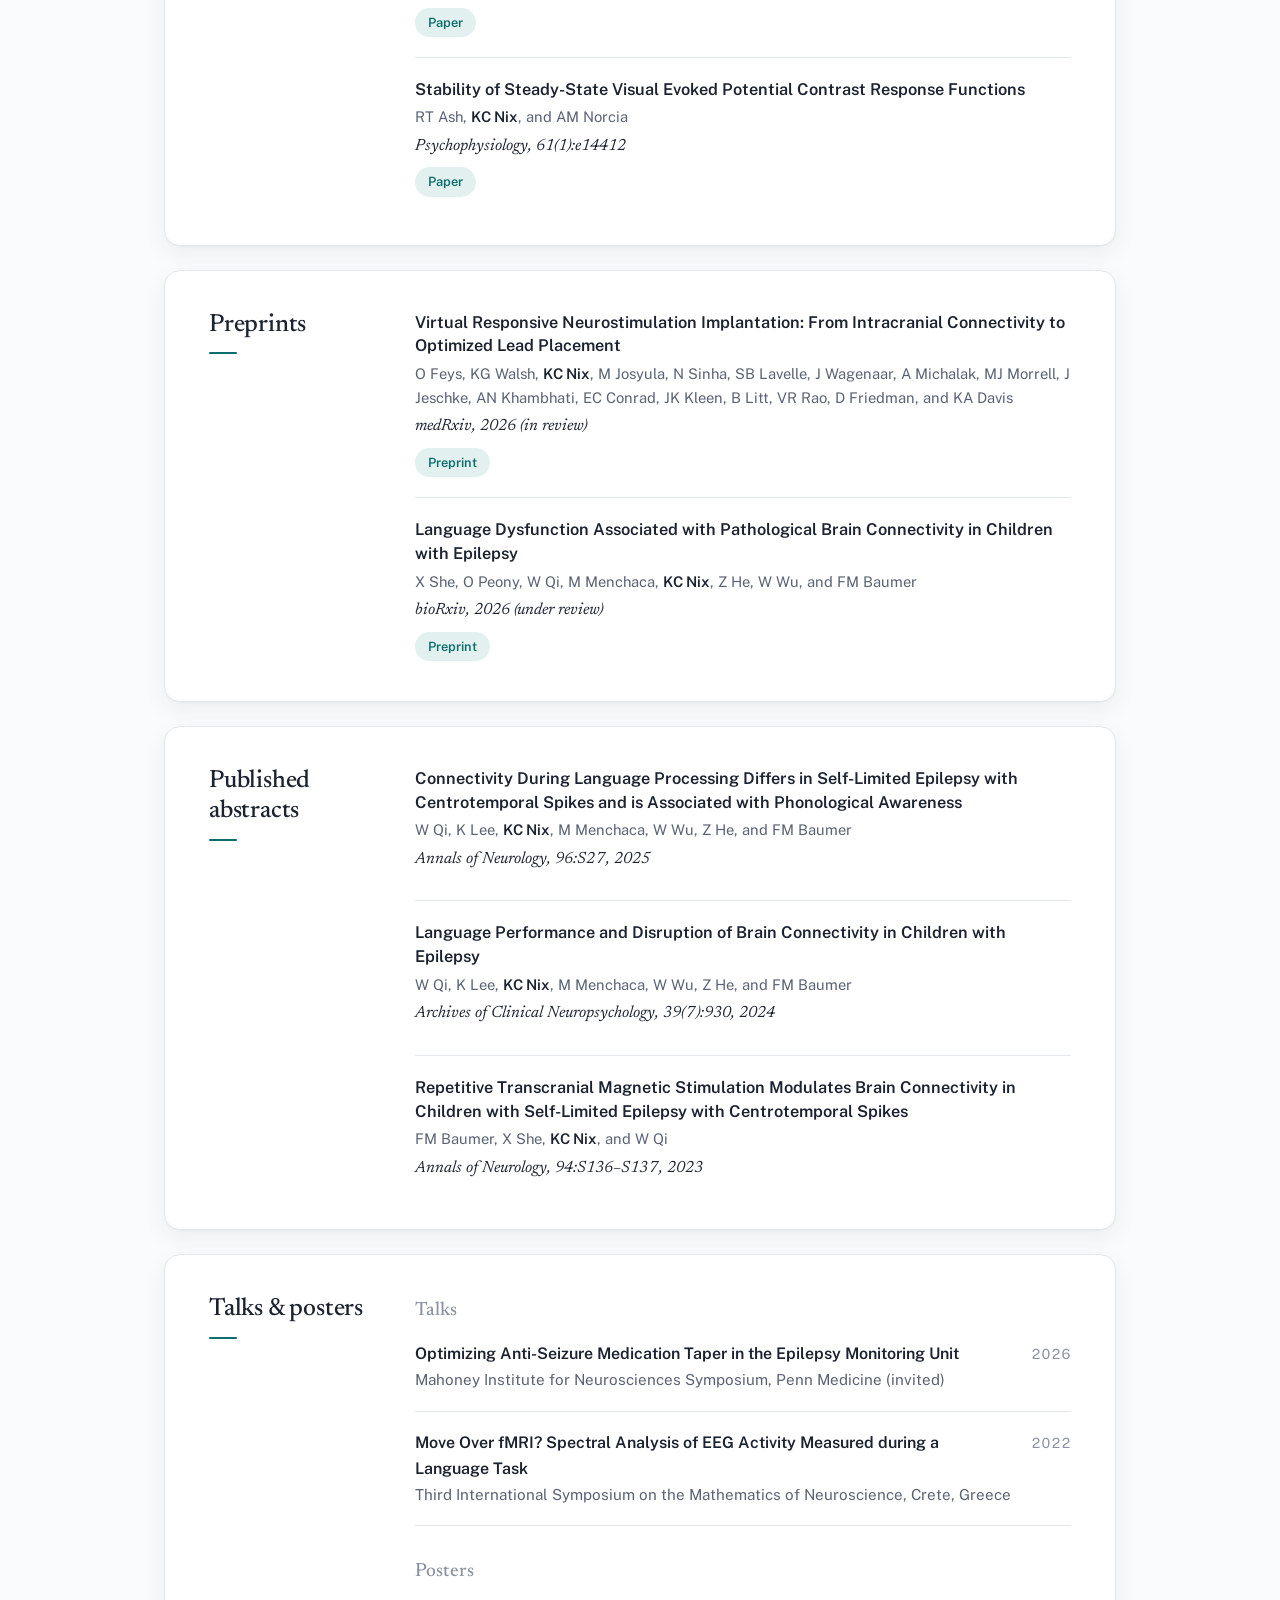
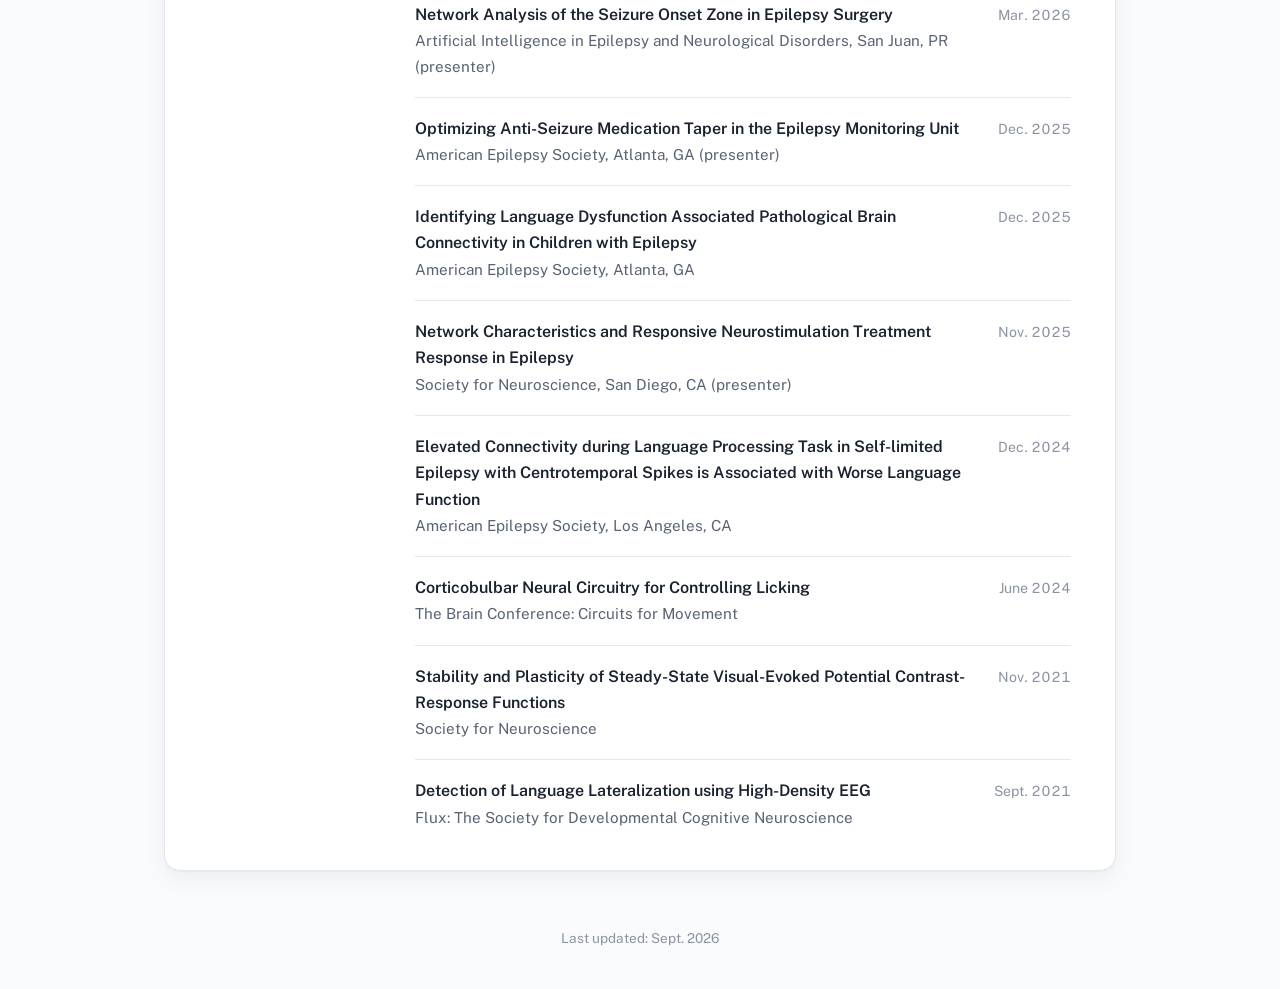
<file: publications.html>
<!DOCTYPE html>
<html lang="en">
<head>
    <meta charset="UTF-8">
    <meta name="viewport" content="width=device-width, initial-scale=1.0">
    <title>Publications – Kerry Nix</title>
    <link rel="preconnect" href="https://fonts.googleapis.com">
    <link rel="preconnect" href="https://fonts.gstatic.com" crossorigin>
    <link href="https://fonts.googleapis.com/css2?family=Newsreader:ital,opsz,wght@0,6..72,400;0,6..72,500;0,6..72,600;1,6..72,400&family=Public+Sans:wght@400;500;600&display=swap" rel="stylesheet">
    <link rel="stylesheet" href="style.css">
</head>
<body>

    <nav class="topbar">
        <div class="topbar-inner">
            <a class="brand" href="index.html">Kerry Nix</a>
            <div class="tabs">
                <a href="index.html">Home</a>
                <a href="publications.html" aria-current="page">Publications</a>
            </div>
        </div>
    </nav>

    <main>

        <section class="band about" id="articles">
            <div class="band-inner">
                <h2>Journal articles</h2>
                <div class="content">
                    <p class="note">* co-first authors. Also on <a href="https://scholar.google.com/citations?user=QJZLhtIAAAAJ&hl=en" target="_blank" rel="noopener">Google Scholar</a>.</p>

                    <nav class="year-nav" aria-label="Jump to year">
                        <a href="#y2026">2026</a>
                        <a href="#y2025">2025</a>
                        <a href="#y2024">2024</a>
                    </nav>

                    <div class="year" id="y2026">2026</div>

                    <div class="pub">
                        <div class="pub-title">Optimizing Antiseizure Medication Taper in the Epilepsy Monitoring Unit</div>
                        <div class="pub-authors"><strong>Kerry C Nix*</strong>, Nina J Ghosn*, Kevin Xie, William Ojemann, Colin A. Ellis, Genna J. Waldman, Eli Cornblath, Erin C. Conrad, Devin Ma, and Brian Litt</div>
                        <div class="pub-venue">Neurology: Clinical Practice</div>
                        <div class="pub-links">
                            <a href="https://www.neurology.org/doi/10.1212/CPJ.0000000000200606" target="_blank" rel="noopener">Paper</a>
                            <a href="https://github.com/kerry-nix/EMU_ASM_Taper" target="_blank" rel="noopener">Code</a>
                        </div>
                    </div>

                    <div class="pub">
                        <div class="pub-title">An Implantable Device that Converses with Patients and Learns to Co-Manage Epilepsy</div>
                        <div class="pub-authors">Z Goldblum*, H Shi*, Z Xu, WKS Ojemann, CA Aguila, K Long, K Xie, <strong>KC Nix</strong>, K Walsh, E Chang, S Lavelle, B Bach, KA Davis, N Sinha, LH Hammer, EC Conrad, and B Litt</div>
                        <div class="pub-venue">Nature Medicine</div>
                        <div class="pub-links">
                            <a href="https://pubmed.ncbi.nlm.nih.gov/41646755/" target="_blank" rel="noopener">Paper</a>
                        </div>
                    </div>

                    <div class="pub">
                        <div class="pub-title">Elevated Connectivity During Language Processing is Associated with Cognitive Performance in SeLECTS</div>
                        <div class="pub-authors">W Qi, K Lee, <strong>KC Nix</strong>, M Menchaca, X She, LS Maria, W Wu, Z He, and FM Baumer</div>
                        <div class="pub-venue">Annals of Clinical and Translational Neurology</div>
                        <div class="pub-links">
                            <a href="https://onlinelibrary.wiley.com/doi/full/10.1002/acn3.70369" target="_blank" rel="noopener">Paper</a>
                        </div>
                    </div>

                    <div class="year" id="y2025">2025</div>

                    <div class="pub">
                        <div class="pub-title">Repetitive Transcranial Magnetic Stimulation Modulates Brain Connectivity in Children with Self-limited Epilepsy with Centrotemporal Spikes</div>
                        <div class="pub-authors">X She, W Qi, <strong>KC Nix</strong>, CC Cline, W Wu, Z He, and FM Baumer</div>
                        <div class="pub-venue">Brain Stimulation, 18(2):287–297</div>
                        <div class="pub-links">
                            <a href="https://doi.org/10.1016/j.brs.2025.02.018" target="_blank" rel="noopener">Paper</a>
                        </div>
                    </div>

                    <div class="year" id="y2024">2024</div>

                    <div class="pub">
                        <div class="pub-title">Detection of Language Lateralization using Spectral Analysis of EEG</div>
                        <div class="pub-authors"><strong>KC Nix</strong>, A Oh, BS Goad, W Wu, MV Lucas, and FM Baumer</div>
                        <div class="pub-venue">Journal of Clinical Neurophysiology, 41(4):334–343</div>
                        <div class="pub-links">
                            <a href="https://doi.org/10.1097/WNP.0000000000000988" target="_blank" rel="noopener">Paper</a>
                        </div>
                    </div>

                    <div class="pub">
                        <div class="pub-title">Stability of Transcranial Magnetic Stimulation Electroencephalogram Evoked Potentials in Pediatric Epilepsy</div>
                        <div class="pub-authors">X She, <strong>KC Nix</strong>, CC Cline, W Qi, Z He, and FM Baumer</div>
                        <div class="pub-venue">Scientific Reports, 14(1):9045</div>
                        <div class="pub-links">
                            <a href="https://doi.org/10.1038/s41598-024-59468-8" target="_blank" rel="noopener">Paper</a>
                        </div>
                    </div>

                    <div class="pub">
                        <div class="pub-title">Reward Reinforcement Creates Enduring Facilitation of Goal-directed Behavior</div>
                        <div class="pub-authors">IC Ballard, M Waskom, <strong>KC Nix</strong>, and M D'Esposito</div>
                        <div class="pub-venue">Journal of Cognitive Neuroscience, 36(12):2847–2862</div>
                        <div class="pub-links">
                            <a href="https://doi.org/10.1162/jocn_a_02150" target="_blank" rel="noopener">Paper</a>
                        </div>
                    </div>

                    <div class="pub">
                        <div class="pub-title">Stability of Steady-State Visual Evoked Potential Contrast Response Functions</div>
                        <div class="pub-authors">RT Ash, <strong>KC Nix</strong>, and AM Norcia</div>
                        <div class="pub-venue">Psychophysiology, 61(1):e14412</div>
                        <div class="pub-links">
                            <a href="https://doi.org/10.1111/psyp.14412" target="_blank" rel="noopener">Paper</a>
                        </div>
                    </div>
                </div>
            </div>
        </section>

        <section class="band" id="preprints">
            <div class="band-inner">
                <h2>Preprints</h2>
                <div class="content">
                    <div class="pub">
                        <div class="pub-title">Virtual Responsive Neurostimulation Implantation: From Intracranial Connectivity to Optimized Lead Placement</div>
                        <div class="pub-authors">O Feys, KG Walsh, <strong>KC Nix</strong>, M Josyula, N Sinha, SB Lavelle, J Wagenaar, A Michalak, MJ Morrell, J Jeschke, AN Khambhati, EC Conrad, JK Kleen, B Litt, VR Rao, D Friedman, and KA Davis</div>
                        <div class="pub-venue">medRxiv, 2026 (in review)</div>
                        <div class="pub-links">
                            <a href="https://doi.org/10.64898/2026.06.17.26355892" target="_blank" rel="noopener">Preprint</a>
                        </div>
                    </div>

                    <div class="pub">
                        <div class="pub-title">Language Dysfunction Associated with Pathological Brain Connectivity in Children with Epilepsy</div>
                        <div class="pub-authors">X She, O Peony, W Qi, M Menchaca, <strong>KC Nix</strong>, Z He, W Wu, and FM Baumer</div>
                        <div class="pub-venue">bioRxiv, 2026 (under review)</div>
                        <div class="pub-links">
                            <a href="https://doi.org/10.64898/2026.07.26.740747" target="_blank" rel="noopener">Preprint</a>
                        </div>
                    </div>
                </div>
            </div>
        </section>

        <section class="band" id="abstracts">
            <div class="band-inner">
                <h2>Published abstracts</h2>
                <div class="content">
                    <div class="pub">
                        <div class="pub-title">Connectivity During Language Processing Differs in Self-Limited Epilepsy with Centrotemporal Spikes and is Associated with Phonological Awareness</div>
                        <div class="pub-authors">W Qi, K Lee, <strong>KC Nix</strong>, M Menchaca, W Wu, Z He, and FM Baumer</div>
                        <div class="pub-venue">Annals of Neurology, 96:S27, 2025</div>
                    </div>

                    <div class="pub">
                        <div class="pub-title">Language Performance and Disruption of Brain Connectivity in Children with Epilepsy</div>
                        <div class="pub-authors">W Qi, K Lee, <strong>KC Nix</strong>, M Menchaca, W Wu, Z He, and FM Baumer</div>
                        <div class="pub-venue">Archives of Clinical Neuropsychology, 39(7):930, 2024</div>
                    </div>

                    <div class="pub">
                        <div class="pub-title">Repetitive Transcranial Magnetic Stimulation Modulates Brain Connectivity in Children with Self-Limited Epilepsy with Centrotemporal Spikes</div>
                        <div class="pub-authors">FM Baumer, X She, <strong>KC Nix</strong>, and W Qi</div>
                        <div class="pub-venue">Annals of Neurology, 94:S136–S137, 2023</div>
                    </div>
                </div>
            </div>
        </section>

        <section class="band" id="talks">
            <div class="band-inner">
                <h2>Talks &amp; posters</h2>
                <div class="content">
                    <div class="year">Talks</div>
                    <div class="row">
                        <div class="row-main">
                            <div class="org">Optimizing Anti-Seizure Medication Taper in the Epilepsy Monitoring Unit</div>
                            <div class="role">Mahoney Institute for Neurosciences Symposium, Penn Medicine (invited)</div>
                        </div>
                        <div class="row-date">2026</div>
                    </div>
                    <div class="row">
                        <div class="row-main">
                            <div class="org">Move Over fMRI? Spectral Analysis of EEG Activity Measured during a Language Task</div>
                            <div class="role">Third International Symposium on the Mathematics of Neuroscience, Crete, Greece</div>
                        </div>
                        <div class="row-date">2022</div>
                    </div>

                    <div class="year">Posters</div>
                    <div class="row">
                        <div class="row-main">
                            <div class="org">Network Analysis of the Seizure Onset Zone in Epilepsy Surgery</div>
                            <div class="role">Artificial Intelligence in Epilepsy and Neurological Disorders, San Juan, PR (presenter)</div>
                        </div>
                        <div class="row-date">Mar. 2026</div>
                    </div>
                    <div class="row">
                        <div class="row-main">
                            <div class="org">Optimizing Anti-Seizure Medication Taper in the Epilepsy Monitoring Unit</div>
                            <div class="role">American Epilepsy Society, Atlanta, GA (presenter)</div>
                        </div>
                        <div class="row-date">Dec. 2025</div>
                    </div>
                    <div class="row">
                        <div class="row-main">
                            <div class="org">Identifying Language Dysfunction Associated Pathological Brain Connectivity in Children with Epilepsy</div>
                            <div class="role">American Epilepsy Society, Atlanta, GA</div>
                        </div>
                        <div class="row-date">Dec. 2025</div>
                    </div>
                    <div class="row">
                        <div class="row-main">
                            <div class="org">Network Characteristics and Responsive Neurostimulation Treatment Response in Epilepsy</div>
                            <div class="role">Society for Neuroscience, San Diego, CA (presenter)</div>
                        </div>
                        <div class="row-date">Nov. 2025</div>
                    </div>
                    <div class="row">
                        <div class="row-main">
                            <div class="org">Elevated Connectivity during Language Processing Task in Self-limited Epilepsy with Centrotemporal Spikes is Associated with Worse Language Function</div>
                            <div class="role">American Epilepsy Society, Los Angeles, CA</div>
                        </div>
                        <div class="row-date">Dec. 2024</div>
                    </div>
                    <div class="row">
                        <div class="row-main">
                            <div class="org">Corticobulbar Neural Circuitry for Controlling Licking</div>
                            <div class="role">The Brain Conference: Circuits for Movement</div>
                        </div>
                        <div class="row-date">June 2024</div>
                    </div>
                    <div class="row">
                        <div class="row-main">
                            <div class="org">Stability and Plasticity of Steady-State Visual-Evoked Potential Contrast-Response Functions</div>
                            <div class="role">Society for Neuroscience</div>
                        </div>
                        <div class="row-date">Nov. 2021</div>
                    </div>
                    <div class="row">
                        <div class="row-main">
                            <div class="org">Detection of Language Lateralization using High-Density EEG</div>
                            <div class="role">Flux: The Society for Developmental Cognitive Neuroscience</div>
                        </div>
                        <div class="row-date">Sept. 2021</div>
                    </div>
                </div>
            </div>
        </section>

    </main>

    <footer>Last updated: Sept. 2026</footer>

</body>
</html>
</file>
<file: style.css>
:root {
    --ink: #1b2230;
    --muted: #5a6374;
    --faint: #8b93a2;
    --rule: #e4e8ee;
    --page: #fafbfc;
    --card: #ffffff;
    --accent: #0e6e6e;
    --accent-soft: #e2f1ef;
    --shadow: 0 1px 2px rgba(20, 30, 45, 0.04), 0 8px 24px rgba(20, 30, 45, 0.06);
    --radius: 16px;
    color-scheme: light;
    --serif: "Newsreader", Georgia, "Times New Roman", serif;
    --sans: "Public Sans", -apple-system, BlinkMacSystemFont, "Segoe UI", Roboto, Helvetica, Arial, sans-serif;
}

* { box-sizing: border-box; }

html { scroll-padding-top: 80px; -webkit-text-size-adjust: 100%; }

body {
    margin: 0;
    font-family: var(--sans);
    font-size: 16px;
    line-height: 1.65;
    color: var(--ink);
    background: var(--page);
    -webkit-font-smoothing: antialiased;
}

a { color: var(--accent); text-decoration: none; transition: color 0.15s ease; }
a:hover { text-decoration: underline; text-underline-offset: 3px; }
a:focus-visible { outline: 2px solid var(--accent); outline-offset: 3px; border-radius: 4px; }

/* Top bar */
.topbar {
    position: sticky;
    top: 0;
    z-index: 10;
    background: color-mix(in srgb, var(--page) 80%, transparent);
    backdrop-filter: saturate(160%) blur(12px);
    -webkit-backdrop-filter: saturate(160%) blur(12px);
    border-bottom: 1px solid var(--rule);
}
.topbar-inner {
    max-width: 1000px;
    margin: 0 auto;
    padding: 14px 24px;
    display: flex;
    align-items: center;
    justify-content: space-between;
    gap: 16px;
}
.brand {
    font-family: var(--serif);
    font-size: 1.55rem;
    font-weight: 600;
    color: var(--ink);
    letter-spacing: -0.3px;
}
.brand:hover { text-decoration: none; color: var(--accent); }
.tabs { display: flex; gap: 4px; padding: 4px; background: var(--card); border: 1px solid var(--rule); border-radius: 999px; }
.tabs a {
    color: var(--muted);
    font-size: 0.92rem;
    font-weight: 500;
    padding: 6px 16px;
    border-radius: 999px;
    transition: background 0.15s ease, color 0.15s ease;
}
.tabs a:hover { color: var(--ink); text-decoration: none; }
.tabs a[aria-current="page"] { color: var(--accent); background: var(--accent-soft); }

/* Floating cards */
main { max-width: 1000px; margin: 0 auto; padding: 36px 24px 8px; }
.band {
    background: var(--card);
    border: 1px solid var(--rule);
    border-radius: var(--radius);
    box-shadow: var(--shadow);
    padding: 40px 44px;
    margin-bottom: 24px;
}
.band-inner {
    display: grid;
    grid-template-columns: 170px 1fr;
    gap: 36px;
}
.band h2 {
    font-family: var(--serif);
    font-size: 1.55rem;
    font-weight: 500;
    line-height: 1.2;
    letter-spacing: -0.2px;
    margin: 0;
    color: var(--ink);
}
.band h2::after {
    content: "";
    display: block;
    width: 28px;
    height: 2px;
    margin-top: 12px;
    background: var(--accent);
    border-radius: 2px;
}
.content { max-width: 680px; }
.content > :last-child { margin-bottom: 0; }

/* About */
.about { padding-top: 48px; padding-bottom: 48px; }
.subtitle { font-family: var(--serif); font-size: 1.3rem; font-style: italic; color: var(--muted); margin: 0 0 18px 0; }
.tldr-heading { font-size: 1.4rem; line-height: 1; margin-bottom: 10px; }
.about p { margin: 0 0 16px 0; }
.trace { display: block; width: 100%; height: 48px; margin: 0 0 22px 0; }
.trace path {
    fill: none;
    stroke: var(--accent);
    stroke-width: 1.1;
    vector-effect: non-scaling-stroke;
    stroke-linejoin: round;
    stroke-dasharray: 1;
    stroke-dashoffset: 1;
    animation: draw 2.8s ease-out 0.2s forwards;
}
@keyframes draw { to { stroke-dashoffset: 0; } }
.links { display: flex; flex-wrap: wrap; gap: 10px; margin-top: 22px; }
.links a {
    font-size: 0.9rem;
    font-weight: 500;
    padding: 6px 14px;
    border: 1px solid var(--rule);
    border-radius: 999px;
    background: var(--card);
    transition: border-color 0.15s ease, background 0.15s ease;
}
.links a:hover { text-decoration: none; border-color: var(--accent); background: var(--accent-soft); }

/* Timeline rows */
.row { display: flex; justify-content: space-between; gap: 16px; padding-bottom: 18px; margin-bottom: 18px; border-bottom: 1px solid var(--rule); }
.row:last-child { border-bottom: none; padding-bottom: 0; margin-bottom: 0; }
.row-main { flex: 1; }
.row-date { color: var(--faint); font-size: 0.88rem; white-space: nowrap; font-variant-numeric: tabular-nums; padding-top: 2px; }
.org { font-weight: 600; }
.role { color: var(--muted); font-size: 0.95rem; }
.detail { color: var(--muted); font-size: 0.9rem; margin-top: 4px; }

/* News */
.news-item { display: flex; gap: 16px; margin-bottom: 10px; font-size: 0.95rem; }
.news-date {
    flex-shrink: 0;
    align-self: flex-start;
    font-size: 0.8rem;
    font-weight: 600;
    color: var(--accent);
    background: var(--accent-soft);
    padding: 2px 10px;
    border-radius: 999px;
    font-variant-numeric: tabular-nums;
    white-space: nowrap;
}
.news-text { color: var(--muted); }

/* Publications */
.pub { padding-bottom: 20px; margin-bottom: 20px; border-bottom: 1px solid var(--rule); }
.pub:last-child, .pub:has(+ .more), .pub:has(+ .year) { border-bottom: none; }
.pub:last-child { padding-bottom: 0; margin-bottom: 0; }
.pub-title { font-weight: 600; font-size: 1.02rem; line-height: 1.45; margin-bottom: 4px; }
.pub-authors { color: var(--muted); font-size: 0.92rem; margin-bottom: 3px; }
.pub-authors strong { color: var(--ink); font-weight: 600; }
.pub-venue { font-family: var(--serif); font-style: italic; font-size: 1.02rem; margin-bottom: 8px; }
.pub-links { display: flex; flex-wrap: wrap; gap: 8px; }
.pub-links a {
    font-size: 0.8rem;
    font-weight: 600;
    padding: 3px 12px;
    border-radius: 999px;
    color: var(--accent);
    background: var(--accent-soft);
    border: 1px solid transparent;
    transition: border-color 0.15s ease;
}
.pub-links a:hover { text-decoration: none; border-color: var(--accent); }
.note { font-size: 0.85rem; color: var(--faint); margin: 0 0 20px 0; }
.more { margin-top: 8px; font-weight: 600; }
.year { font-family: var(--serif); font-size: 1.2rem; font-weight: 500; color: var(--faint); margin: 30px 0 14px 0; }
.content > .year:first-child, .note + .year { margin-top: 0; }

/* Skills */
.skill { margin-bottom: 10px; font-size: 0.95rem; }
.skill-label { font-weight: 600; }
.skill-list { color: var(--muted); }

footer { text-align: center; font-size: 0.85rem; color: var(--faint); padding: 24px 24px 40px; }

@media (prefers-reduced-motion: reduce) {
    .trace path { animation: none; stroke-dashoffset: 0; }
    * { transition: none !important; }
}

@media (max-width: 720px) {
    main { padding: 20px 12px 4px; }
    .band { padding: 28px 22px; margin-bottom: 16px; border-radius: 14px; }
    .band-inner { grid-template-columns: 1fr; gap: 18px; }
    .row { flex-direction: column; gap: 2px; }
    .topbar-inner { padding: 10px 14px; }
    .brand { font-size: 1.25rem; }
    .tabs a { padding: 5px 12px; font-size: 0.88rem; }
}

/* Year jump bar */
html { scroll-behavior: smooth; }
.year-nav { display: flex; flex-wrap: wrap; gap: 8px; margin: 0 0 28px 0; }
.year-nav a {
    font-size: 0.88rem;
    font-weight: 600;
    padding: 4px 14px;
    border: 1px solid var(--rule);
    border-radius: 999px;
    color: var(--muted);
    background: var(--card);
    transition: border-color 0.15s ease, color 0.15s ease, background 0.15s ease;
}
.year-nav a:hover { text-decoration: none; color: var(--accent); border-color: var(--accent); background: var(--accent-soft); }
.year-nav + .year { margin-top: 0; }
@media (prefers-reduced-motion: reduce) { html { scroll-behavior: auto; } }

/* Photo */
.avatar { display: block; width: 150px; height: 150px; margin-top: 24px; border-radius: 50%; object-fit: cover; border: 3px solid var(--card); box-shadow: var(--shadow); }
@media (max-width: 720px) { .avatar { width: 110px; height: 110px; margin-top: 16px; } }
</file>
